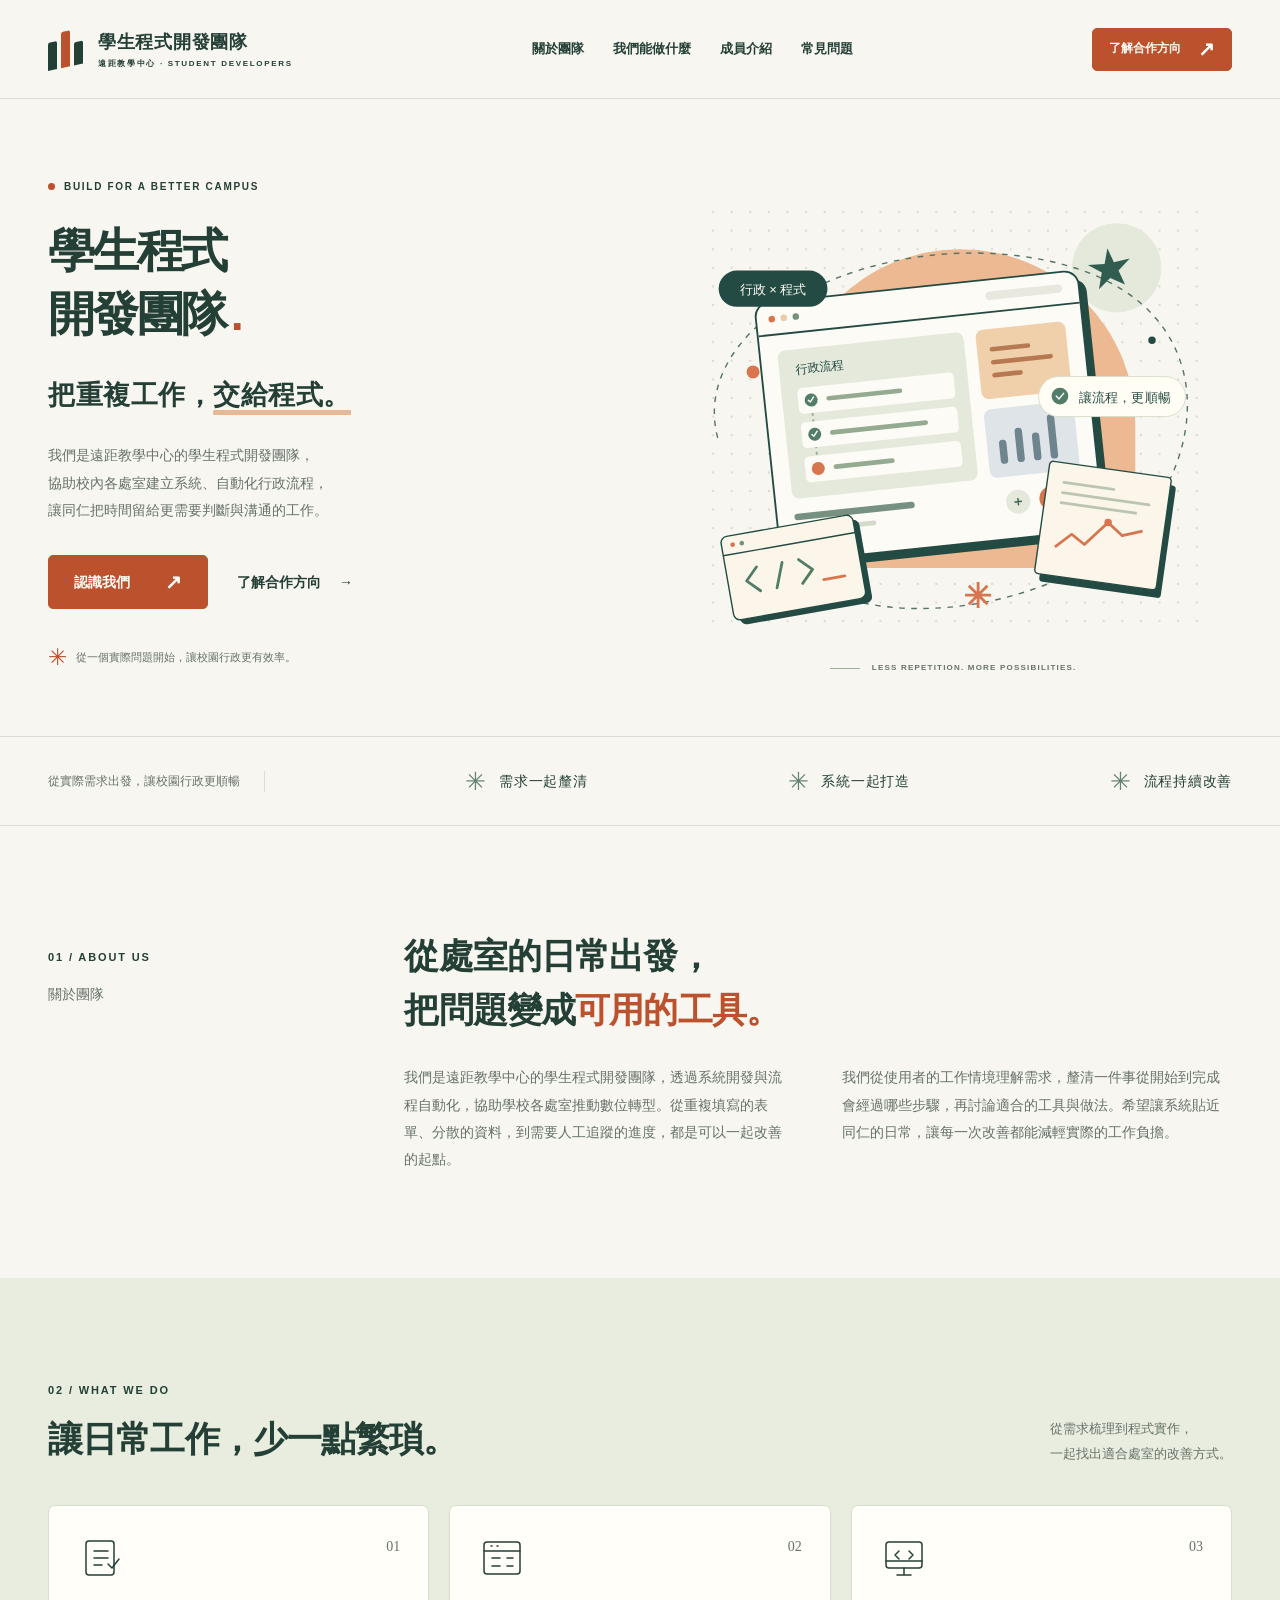
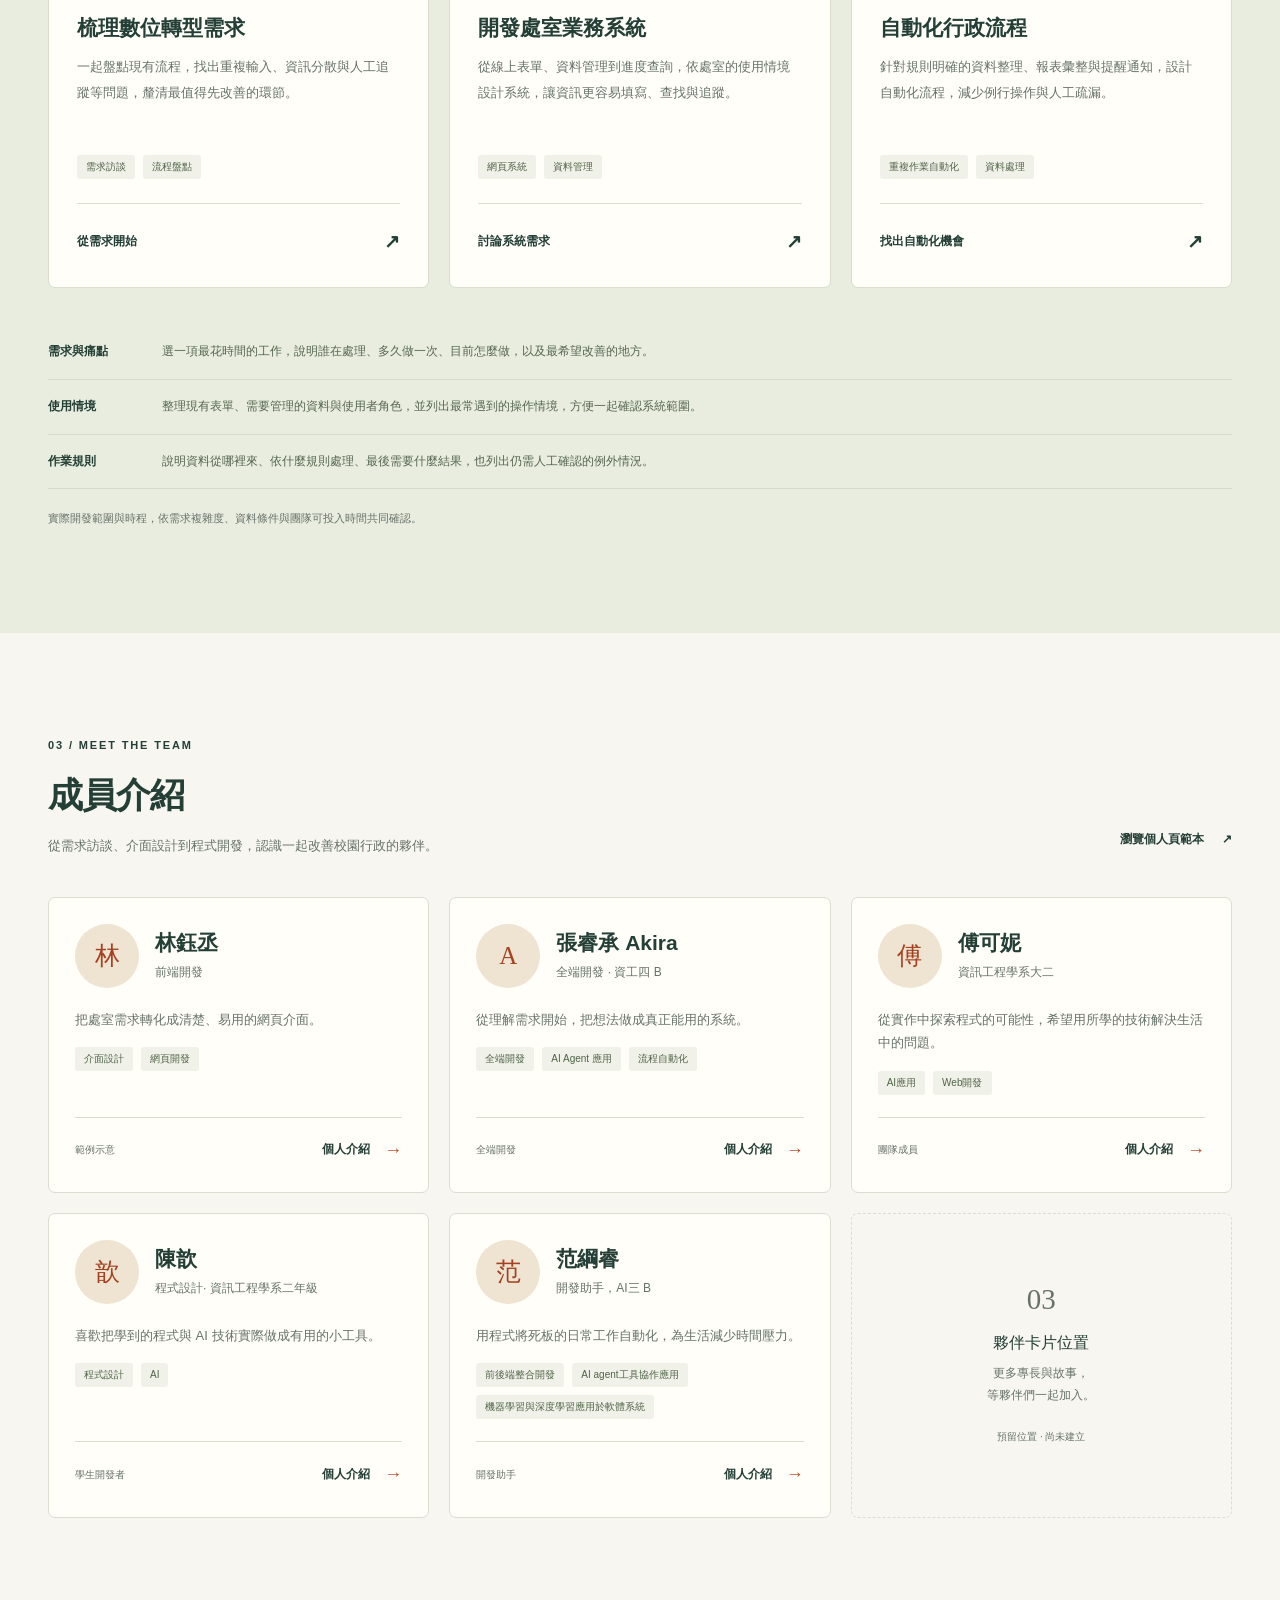
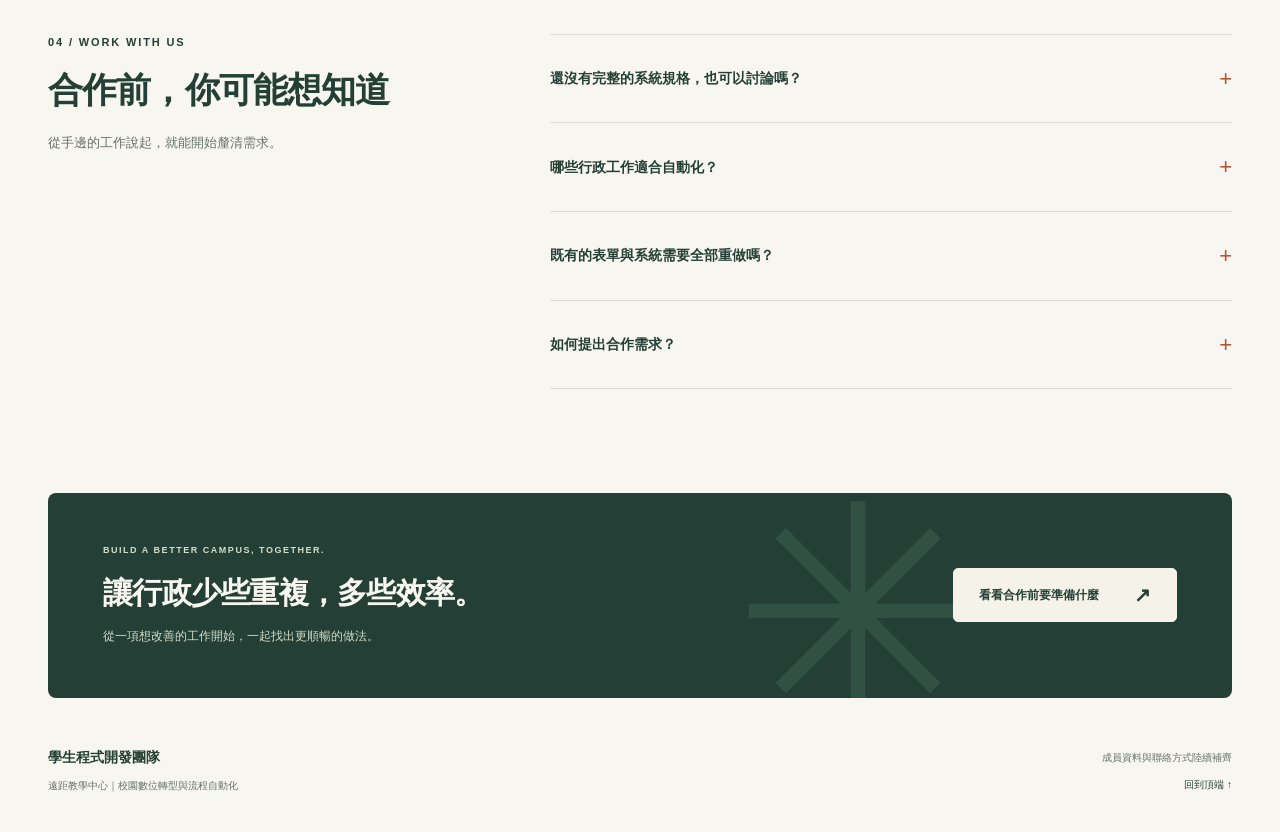
<file: index.html>
<!DOCTYPE html>
<html lang="zh-Hant">
<head>
  <meta charset="utf-8">
  <meta name="viewport" content="width=device-width, initial-scale=1">
  <meta name="description" content="遠距教學中心學生程式開發團隊，協助校內各處室推動數位轉型、建立業務系統與自動化行政流程，減少重複作業，提升工作效率。">
  <meta name="theme-color" content="#f7f6f0">
  <title>學生程式開發團隊｜遠距教學中心</title>
  <link rel="icon" href="assets/favicon.svg" type="image/svg+xml">
  <link rel="stylesheet" href="styles.css">
</head>
<body>
  <a class="skip-link" href="#main">跳至主要內容</a>
  <header class="site-header">
    <div class="container header-inner">
      <a class="brand" href="index.html" aria-label="學生程式開發團隊首頁">
        <span class="brand-mark" aria-hidden="true"><i></i><i></i><i></i></span>
        <span>學生程式開發團隊<small>遠距教學中心 · STUDENT DEVELOPERS</small></span>
      </a>
      <nav class="main-nav" aria-label="主要導覽">
        <a href="#about">關於團隊</a>
        <a href="#services">我們能做什麼</a>
        <a href="#team">成員介紹</a>
        <a href="#faq">常見問題</a>
      </nav>
      <a class="button button-small header-cta" href="#services">了解合作方向 <span aria-hidden="true">↗</span></a>
    </div>
  </header>

  <main id="main">
    <section class="hero container" aria-labelledby="hero-title">
      <div class="hero-copy">
        <p class="eyebrow"><span class="status-dot" aria-hidden="true"></span> BUILD FOR A BETTER CAMPUS</p>
        <h1 id="hero-title">學生程式<span>開發團隊<span class="title-dot">.</span></span></h1>
        <p class="hero-statement">把重複工作，<span class="underline-accent">交給程式。</span></p>
        <p class="hero-description">我們是遠距教學中心的學生程式開發團隊，<br class="desktop-break">協助校內各處室建立系統、自動化行政流程，<br class="desktop-break">讓同仁把時間留給更需要判斷與溝通的工作。</p>
        <div class="hero-actions">
          <a class="button" href="#about">認識我們 <span aria-hidden="true">↗</span></a>
          <a class="text-link" href="#services">了解合作方向 <span aria-hidden="true">→</span></a>
        </div>
        <div class="hero-note"><span class="small-orbit" aria-hidden="true">✳</span> 從一個實際問題開始，讓校園行政更有效率。</div>
      </div>
      <figure class="hero-art">
        <img src="assets/learning.svg" width="600" height="540" alt="以流程清單、程式視窗與資料報表呈現校園行政數位化的示意插畫">
        <figcaption><span class="art-caption-line"></span> LESS REPETITION. MORE POSSIBILITIES.</figcaption>
      </figure>
    </section>

    <div class="values-strip">
      <div class="container values-inner">
        <span class="values-intro">從實際需求出發，讓校園行政更順暢</span>
        <span><i aria-hidden="true">✳</i> 需求一起釐清</span>
        <span><i aria-hidden="true">✳</i> 系統一起打造</span>
        <span><i aria-hidden="true">✳</i> 流程持續改善</span>
      </div>
    </div>

    <section class="section container about-section" id="about" aria-labelledby="about-title">
      <div class="section-label"><span class="eyebrow">01 / ABOUT US</span><p>關於團隊</p></div>
      <div class="about-content">
        <h2 id="about-title">從處室的日常出發，<br>把問題變成<span class="serif-accent">可用的工具。</span></h2>
        <div class="about-columns">
          <p>我們是遠距教學中心的學生程式開發團隊，透過系統開發與流程自動化，協助學校各處室推動數位轉型。從重複填寫的表單、分散的資料，到需要人工追蹤的進度，都是可以一起改善的起點。</p>
          <p>我們從使用者的工作情境理解需求，釐清一件事從開始到完成會經過哪些步驟，再討論適合的工具與做法。希望讓系統貼近同仁的日常，讓每一次改善都能減輕實際的工作負擔。</p>
        </div>
      </div>
    </section>

    <section class="services-section" id="services" aria-labelledby="services-title">
      <div class="container section">
        <div class="section-heading">
          <div><p class="eyebrow">02 / WHAT WE DO</p><h2 id="services-title">讓日常工作，少一點繁瑣。</h2></div>
          <p class="section-description">從需求梳理到程式實作，<br>一起找出適合處室的改善方式。</p>
        </div>
        <div class="service-grid">
          <article class="service-card">
            <div class="service-card-top"><span class="service-icon" aria-hidden="true"><svg viewBox="0 0 48 48"><rect x="9" y="7" width="28" height="34" rx="3"/><path d="M17 17h14M17 24h14M17 31h8"/><path d="m31 30 4 4 7-9"/></svg></span><span class="card-number">01</span></div>
            <h3>梳理數位轉型需求</h3><p>一起盤點現有流程，找出重複輸入、資訊分散與人工追蹤等問題，釐清最值得先改善的環節。</p>
            <div class="tag-row"><span>需求訪談</span><span>流程盤點</span></div>
            <a class="card-link" href="#discovery-details">從需求開始 <span aria-hidden="true">↗</span></a>
          </article>
          <article class="service-card">
            <div class="service-card-top"><span class="service-icon" aria-hidden="true"><svg viewBox="0 0 48 48"><rect x="6" y="8" width="36" height="32" rx="3"/><path d="M6 17h36M13 12h1m5 0h1M14 24h8m-8 8h8M29 24h6m-6 8h6"/></svg></span><span class="card-number">02</span></div>
            <h3>開發處室業務系統</h3><p>從線上表單、資料管理到進度查詢，依處室的使用情境設計系統，讓資訊更容易填寫、查找與追蹤。</p>
            <div class="tag-row"><span>網頁系統</span><span>資料管理</span></div>
            <a class="card-link" href="#system-details">討論系統需求 <span aria-hidden="true">↗</span></a>
          </article>
          <article class="service-card">
            <div class="service-card-top"><span class="service-icon" aria-hidden="true"><svg viewBox="0 0 48 48"><rect x="6" y="8" width="36" height="26" rx="3"/><path d="M17 41h14M24 34v7M6 27h36M19 17l-4 4 4 4M29 17l4 4-4 4"/></svg></span><span class="card-number">03</span></div>
            <h3>自動化行政流程</h3><p>針對規則明確的資料整理、報表彙整與提醒通知，設計自動化流程，減少例行操作與人工疏漏。</p>
            <div class="tag-row"><span>重複作業自動化</span><span>資料處理</span></div>
            <a class="card-link" href="#automation-details">找出自動化機會 <span aria-hidden="true">↗</span></a>
          </article>
        </div>
        <div class="service-details" role="group" aria-label="合作前可以先準備">
          <article id="discovery-details"><span>需求與痛點</span><p>選一項最花時間的工作，說明誰在處理、多久做一次、目前怎麼做，以及最希望改善的地方。</p></article>
          <article id="system-details"><span>使用情境</span><p>整理現有表單、需要管理的資料與使用者角色，並列出最常遇到的操作情境，方便一起確認系統範圍。</p></article>
          <article id="automation-details"><span>作業規則</span><p>說明資料從哪裡來、依什麼規則處理、最後需要什麼結果，也列出仍需人工確認的例外情況。</p></article>
        </div>
        <p class="content-note">實際開發範圍與時程，依需求複雜度、資料條件與團隊可投入時間共同確認。</p>
      </div>
    </section>

    <section class="section container team-section" id="team" aria-labelledby="team-title">
      <div class="section-heading team-heading">
        <div><p class="eyebrow">03 / MEET THE TEAM</p><h2 id="team-title">成員介紹</h2><p class="section-description">從需求訪談、介面設計到程式開發，認識一起改善校園行政的夥伴。</p></div>
        <a class="text-link" href="members/template.html">瀏覽個人頁範本 <span aria-hidden="true">↗</span></a>
      </div>
      <ul class="member-grid" aria-label="學生程式開發團隊成員清單">
        <!-- 新增成員：複製這個 li，填入資料，將連結改為該成員的個人頁。 -->
        <li>
          <a class="member-card" href="members/chen-yu.html" aria-label="認識林鈺丞">
            <div class="member-card-header">
              <span class="member-avatar" aria-hidden="true">林</span>
              <div class="member-info"><h3>林鈺丞</h3><p>前端開發</p></div>
            </div>
            <p class="member-summary">把處室需求轉化成清楚、易用的網頁介面。</p>
            <div class="tag-row"><span>介面設計</span><span>網頁開發</span></div>
            <div class="member-card-footer"><span class="member-status">範例示意</span><span>個人介紹 <span aria-hidden="true">→</span></span></div>
          </a>
        </li>
        <li>
          <a class="member-card" href="members/Akira.html" aria-label="認識張睿承 Akira">
            <div class="member-card-header">
              <span class="member-avatar" aria-hidden="true">A</span>
              <div class="member-info"><h3>張睿承 Akira</h3><p>全端開發 · 資工四 B</p></div>
            </div>
            <p class="member-summary">從理解需求開始，把想法做成真正能用的系統。</p>
            <div class="tag-row"><span>全端開發</span><span>AI Agent 應用</span><span>流程自動化</span></div>
            <div class="member-card-footer"><span class="member-status">全端開發</span><span>個人介紹 <span aria-hidden="true">→</span></span></div>
          </a>
        </li>
        <li>
          <a class="member-card" href="members/keni.html" aria-label="認識傅可妮">
            <div class="member-card-header">
              <span class="member-avatar" aria-hidden="true">傅</span>
              <div class="member-info"><h3>傅可妮</h3><p>資訊工程學系大二</p></div>
            </div>
            <p class="member-summary">從實作中探索程式的可能性，希望用所學的技術解決生活中的問題。</p>
            <div class="tag-row"><span>AI應用</span><span>Web開發</span></div>
            <div class="member-card-footer"><span class="member-status">團隊成員</span><span>個人介紹 <span aria-hidden="true">→</span></span></div>
          </a>
        </li>
        <!-- 以下為版面預留位置，新增真實成員卡片時可替換或移除；清單會自動換行。 -->
        <li>
          <a class="member-card" href="members/chenhsin.html" aria-label="認識陳歆">
            <div class="member-card-header">
              <span class="member-avatar" aria-hidden="true">歆</span>
              <div class="member-info"><h3>陳歆</h3>
              <p>程式設計· 資訊工程學系二年級</p>
              </div>
            </div>
            <p class="member-summary">喜歡把學到的程式與 AI 技術實際做成有用的小工具。</p>
            <div class="tag-row"><span>程式設計</span><span>AI</span></div>
            <div class="member-card-footer">
              <span class="member-status">學生開發者</span>
              <span>個人介紹 <span aria-hidden="true">→</span></span>
            </div>
          </a>
        </li>
        <li>
          <a class="member-card" href="members/ray-fan.html" aria-label="認識范綱睿">
            <div class="member-card-header">
              <span class="member-avatar" aria-hidden="true">范</span>
              <div class="member-info"><h3>范綱睿</h3><p>開發助手，AI三 B</p></div>
            </div>
            <p class="member-summary">用程式將死板的日常工作自動化，為生活減少時間壓力。</p>
            <div class="tag-row"><span>前後端整合開發</span><span>AI agent工具協作應用</span><span>機器學習與深度學習應用於軟體系統</span></div>
            <div class="member-card-footer"><span class="member-status">開發助手</span><span>個人介紹 <span aria-hidden="true">→</span></span></div>
          </a>
        </li>
        <li>
          <div class="member-card member-card-placeholder">
            <span class="member-slot" aria-hidden="true">03</span>
            <h3>夥伴卡片位置</h3>
            <p>更多專長與故事，<br>等夥伴們一起加入。</p>
            <span class="member-placeholder-label">預留位置 · 尚未建立</span>
          </div>
        </li>
      </ul>
    </section>

    <section class="faq-section container section" id="faq" aria-labelledby="faq-title">
      <div><p class="eyebrow">04 / WORK WITH US</p><h2 id="faq-title">合作前，你可能想知道</h2><p class="section-description">從手邊的工作說起，就能開始釐清需求。</p></div>
      <div class="faq-list">
        <details><summary>還沒有完整的系統規格，也可以討論嗎？<span aria-hidden="true">+</span></summary><p>可以。先用熟悉的工作方式描述問題，例如「每週都要把三份表單整理成一張報表」。從目前的操作步驟、使用者與希望得到的結果開始，就能一起釐清需要改善什麼。</p></details>
        <details><summary>哪些行政工作適合自動化？<span aria-hidden="true">+</span></summary><p>經常重複、處理規則明確、資料來源穩定的工作，通常適合先評估，例如固定格式的資料彙整、報表產出或進度提醒。需要專業判斷或核准的環節，仍由承辦同仁決定。</p></details>
        <details><summary>既有的表單與系統需要全部重做嗎？<span aria-hidden="true">+</span></summary><p>可以先盤點現有工具與資料，評估能否沿用、調整操作方式，或補上一段自動化流程。優先改善最費時的環節，再依使用情況討論是否擴大開發範圍。</p></details>
        <details><summary>如何提出合作需求？<span aria-hidden="true">+</span></summary><p>可先整理所屬處室、目前的工作流程、遇到的困難與預期使用時間，作為討論的起點。團隊的正式聯絡方式尚待補上；本頁目前提供團隊介紹，尚未開放線上提交需求。</p></details>
      </div>
    </section>

    <section class="closing-section container" aria-labelledby="closing-title"><div><p class="eyebrow">BUILD A BETTER CAMPUS, TOGETHER.</p><h2 id="closing-title">讓行政少些重複，多些效率。</h2><p>從一項想改善的工作開始，一起找出更順暢的做法。</p></div><a class="button button-light" href="#faq">看看合作前要準備什麼 <span aria-hidden="true">↗</span></a><span class="closing-decoration" aria-hidden="true">✳</span></section>
  </main>

  <footer class="site-footer container"><div><a class="footer-name" href="index.html">學生程式開發團隊</a><p>遠距教學中心｜校園數位轉型與流程自動化</p></div><div class="footer-meta"><p>成員資料與聯絡方式陸續補齊</p><a href="#main">回到頂端 <span aria-hidden="true">↑</span></a></div></footer>
</body>
</html>
</file>
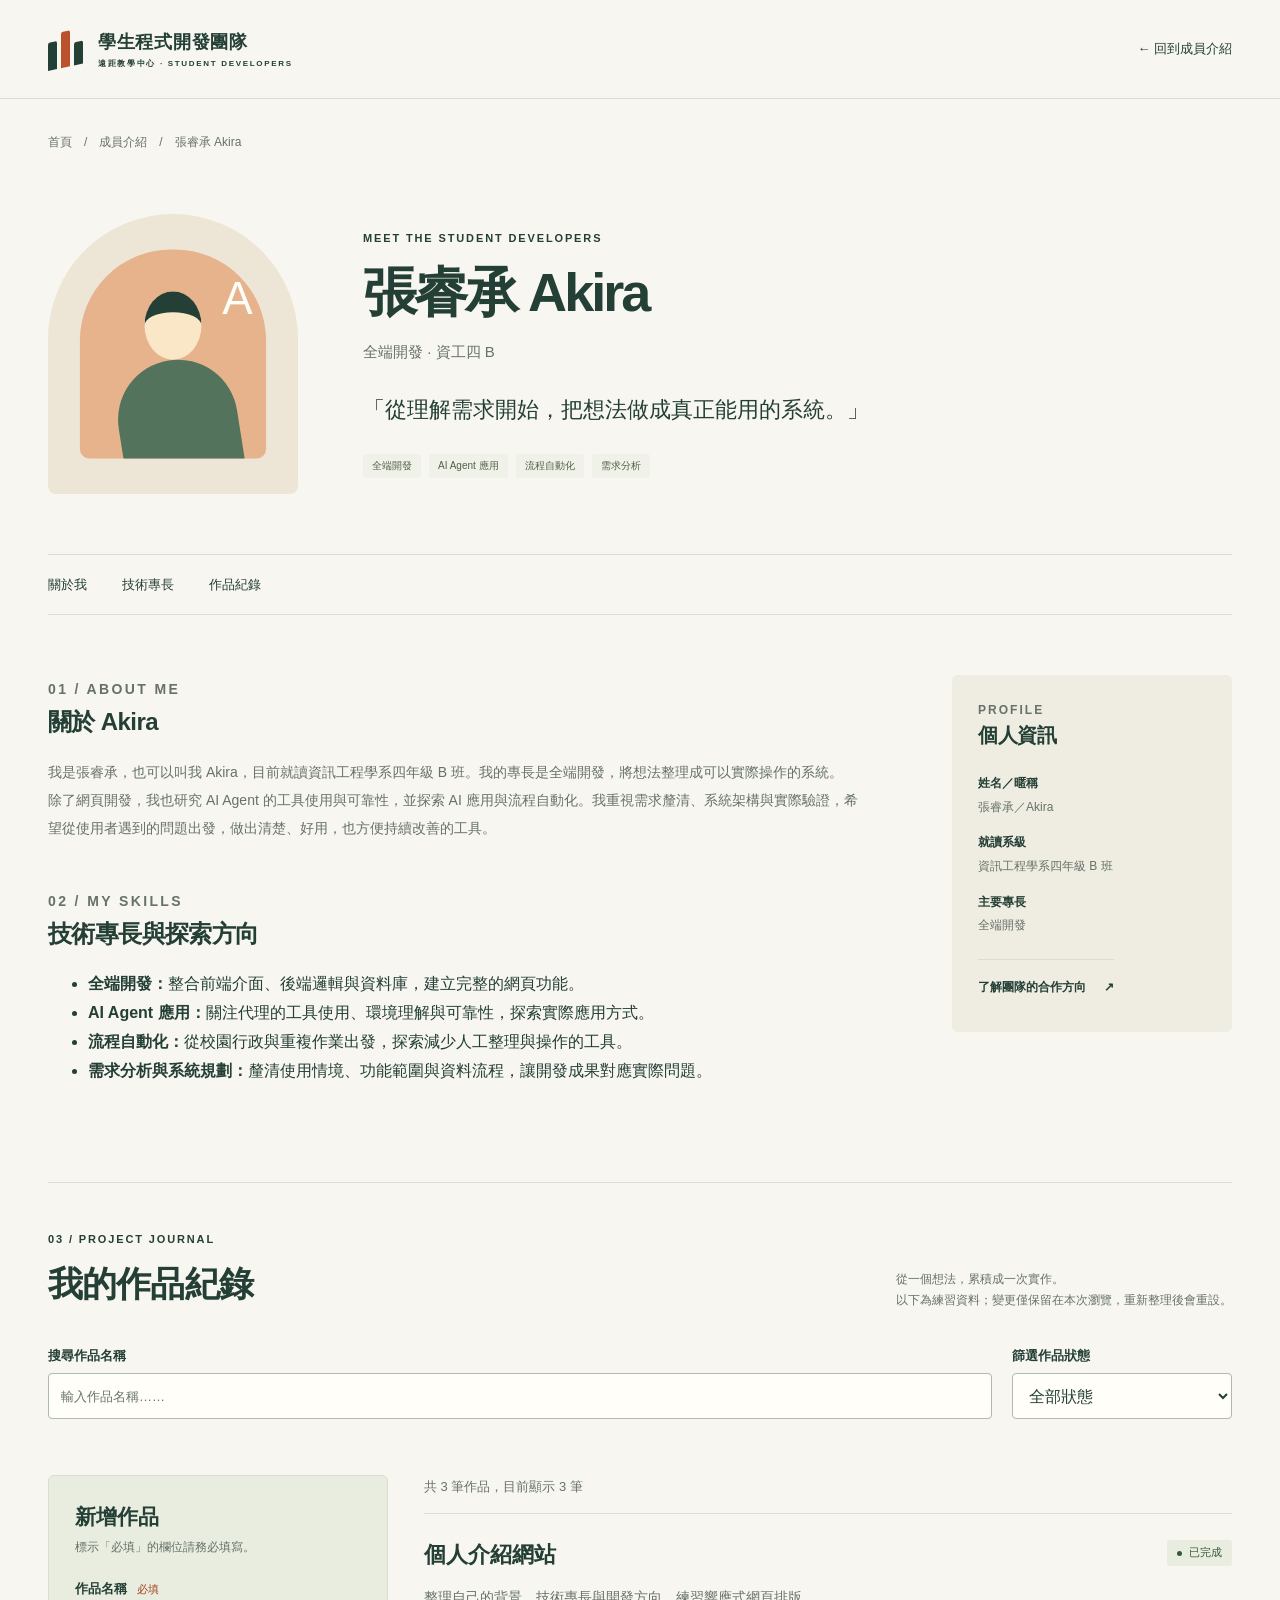
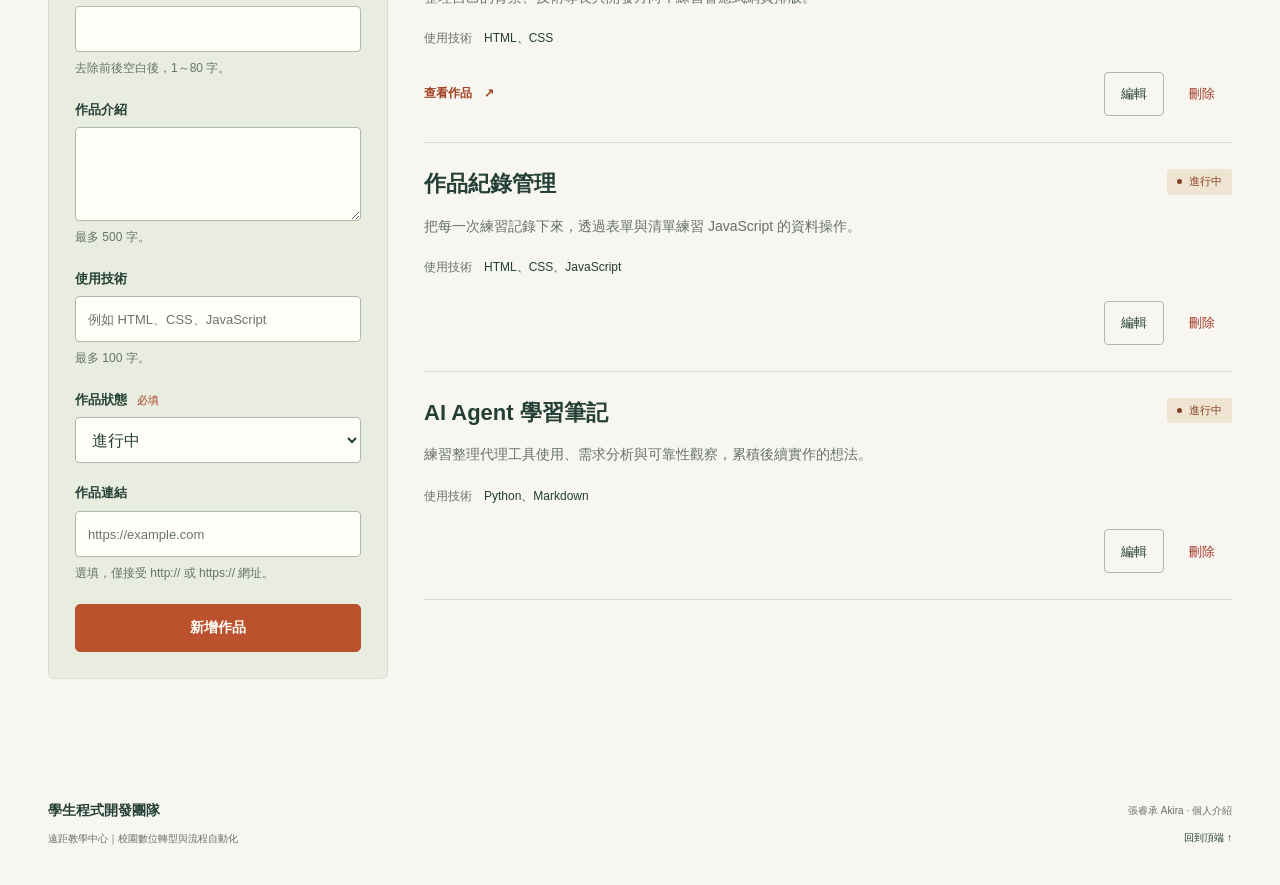
<file: members/Akira.html>
<!DOCTYPE html>
<html lang="zh-Hant">
<head>
  <meta charset="utf-8">
  <meta name="viewport" content="width=device-width, initial-scale=1">
  <meta name="description" content="張睿承（Akira），資訊工程學系四年級 B 班，專長為全端開發，關注 AI Agent 應用、流程自動化與需求分析。">
  <meta name="theme-color" content="#f7f6f0">
  <title>張睿承 Akira｜個人介紹｜學生程式開發團隊</title>
  <link rel="icon" href="../assets/favicon.svg" type="image/svg+xml">
  <link rel="stylesheet" href="../styles.css">
  <link rel="stylesheet" href="Akira.css">
  <script src="Akira.js" defer></script>
</head>
<body>
  <a class="skip-link" href="#main">跳至主要內容</a>
  <header class="site-header profile-header">
    <div class="container header-inner">
      <a class="brand" href="../index.html" aria-label="學生程式開發團隊首頁"><span class="brand-mark" aria-hidden="true"><i></i><i></i><i></i></span><span>學生程式開發團隊<small>遠距教學中心 · STUDENT DEVELOPERS</small></span></a>
      <a class="member-nav" href="../index.html#team"><span aria-hidden="true">←</span> 回到成員介紹</a>
    </div>
  </header>
  <main id="main" class="container">
    <nav class="breadcrumbs" aria-label="麵包屑"><a href="../index.html">首頁</a><span aria-hidden="true">/</span><a href="../index.html#team">成員介紹</a><span aria-hidden="true">/</span><span aria-current="page">張睿承 Akira</span></nav>
    <section class="profile-hero" aria-labelledby="member-name">
      <div class="profile-portrait" role="img" aria-label="張睿承（Akira）的示意頭像"><div class="avatar-illustration" aria-hidden="true"><span class="avatar-head"></span><span class="avatar-body"></span><span class="avatar-spark">A</span></div></div>
      <div class="profile-intro"><p class="eyebrow">MEET THE STUDENT DEVELOPERS</p><h1 id="member-name">張睿承 Akira</h1><p>全端開發 · 資工四 B</p><blockquote>「從理解需求開始，把想法做成真正能用的系統。」</blockquote><div class="tag-row"><span>全端開發</span><span>AI Agent 應用</span><span>流程自動化</span><span>需求分析</span></div></div>
    </section>
    <nav class="profile-section-nav" aria-label="個人頁章節"><a href="#bio">關於我</a><a href="#expertise">技術專長</a><a href="#projects">作品紀錄</a></nav>
    <div class="profile-body">
      <div class="profile-content">
        <section id="bio" aria-labelledby="bio-title"><p class="eyebrow">01 / ABOUT ME</p><h2 id="bio-title">關於 Akira</h2><p>我是張睿承，也可以叫我 Akira，目前就讀資訊工程學系四年級 B 班。我的專長是全端開發，將想法整理成可以實際操作的系統。</p><p>除了網頁開發，我也研究 AI Agent 的工具使用與可靠性，並探索 AI 應用與流程自動化。我重視需求釐清、系統架構與實際驗證，希望從使用者遇到的問題出發，做出清楚、好用，也方便持續改善的工具。</p></section>
        <section id="expertise" aria-labelledby="expertise-title"><p class="eyebrow">02 / MY SKILLS</p><h2 id="expertise-title">技術專長與探索方向</h2><ul><li><strong>全端開發：</strong>整合前端介面、後端邏輯與資料庫，建立完整的網頁功能。</li><li><strong>AI Agent 應用：</strong>關注代理的工具使用、環境理解與可靠性，探索實際應用方式。</li><li><strong>流程自動化：</strong>從校園行政與重複作業出發，探索減少人工整理與操作的工具。</li><li><strong>需求分析與系統規劃：</strong>釐清使用情境、功能範圍與資料流程，讓開發成果對應實際問題。</li></ul></section>
      </div>
      <aside class="profile-sidebar" aria-labelledby="profile-info-title"><p class="eyebrow">PROFILE</p><h2 id="profile-info-title">個人資訊</h2><dl><dt>姓名／暱稱</dt><dd>張睿承／Akira</dd><dt>就讀系級</dt><dd>資訊工程學系四年級 B 班</dd><dt>主要專長</dt><dd>全端開發</dd></dl><a class="text-link" href="../index.html#services">了解團隊的合作方向 <span aria-hidden="true">↗</span></a></aside>
    </div>
    <section id="projects" class="projects" aria-labelledby="projects-title">
      <div class="projects-heading">
        <div><p class="eyebrow">03 / PROJECT JOURNAL</p><h2 id="projects-title">我的作品紀錄</h2></div>
        <p class="projects-note">從一個想法，累積成一次實作。<br>以下為練習資料；變更僅保留在本次瀏覽，重新整理後會重設。</p>
      </div>
      <noscript><p>請啟用 JavaScript，以使用作品紀錄管理功能。</p></noscript>
      <div class="projects-toolbar">
        <div class="project-field">
          <label for="project-search">搜尋作品名稱</label>
          <input id="project-search" type="search" placeholder="輸入作品名稱……">
        </div>
        <div class="project-field">
          <label for="project-filter">篩選作品狀態</label>
          <select id="project-filter"><option value="all">全部狀態</option><option value="in_progress">進行中</option><option value="completed">已完成</option></select>
        </div>
      </div>
      <p id="project-message" class="project-message" role="status" aria-atomic="true"></p>
      <div class="projects-workspace">
        <form id="project-form" class="project-form" aria-labelledby="project-form-title" novalidate>
          <h3 id="project-form-title">新增作品</h3>
          <p class="project-form-note">標示「必填」的欄位請務必填寫。</p>
          <div class="project-field">
            <label for="project-name">作品名稱 <span>必填</span></label>
            <input id="project-name" name="name" type="text" maxlength="80" required aria-describedby="project-name-hint project-name-error">
            <p id="project-name-hint" class="project-hint">去除前後空白後，1～80 字。</p>
            <p id="project-name-error" class="project-error" hidden></p>
          </div>
          <div class="project-field">
            <label for="project-description">作品介紹</label>
            <textarea id="project-description" name="description" rows="3" maxlength="500" aria-describedby="project-description-hint project-description-error"></textarea>
            <p id="project-description-hint" class="project-hint">最多 500 字。</p>
            <p id="project-description-error" class="project-error" hidden></p>
          </div>
          <div class="project-field">
            <label for="project-technologies">使用技術</label>
            <input id="project-technologies" name="technologies" type="text" maxlength="100" placeholder="例如 HTML、CSS、JavaScript" aria-describedby="project-technologies-hint project-technologies-error">
            <p id="project-technologies-hint" class="project-hint">最多 100 字。</p>
            <p id="project-technologies-error" class="project-error" hidden></p>
          </div>
          <div class="project-field">
            <label for="project-status">作品狀態 <span>必填</span></label>
            <select id="project-status" name="status" required aria-describedby="project-status-error"><option value="in_progress">進行中</option><option value="completed">已完成</option></select>
            <p id="project-status-error" class="project-error" hidden></p>
          </div>
          <div class="project-field">
            <label for="project-url">作品連結</label>
            <input id="project-url" name="url" type="url" placeholder="https://example.com" aria-describedby="project-url-hint project-url-error">
            <p id="project-url-hint" class="project-hint">選填，僅接受 http:// 或 https:// 網址。</p>
            <p id="project-url-error" class="project-error" hidden></p>
          </div>
          <div class="project-form-actions">
            <button id="project-submit" class="button" type="submit">新增作品</button>
            <button id="project-cancel" class="project-secondary" type="button" hidden>取消編輯</button>
          </div>
        </form>
        <section class="project-results" aria-label="作品清單">
          <p id="project-count" class="project-count" role="status" aria-atomic="true"></p>
          <ul id="project-list" class="project-list"></ul>
          <p id="project-empty" class="project-empty" hidden></p>
        </section>
      </div>
      <template id="project-template">
        <li class="project-item">
          <article class="project-card">
            <div class="project-card-heading"><h3 class="project-name">作品名稱</h3><span class="project-badge"></span></div>
            <p class="project-description"></p>
            <p class="project-technologies"><strong>使用技術</strong><span></span></p>
            <div class="project-card-footer">
              <a class="text-link project-link" href="#projects" target="_blank" rel="noopener noreferrer">查看作品 <span aria-hidden="true">↗</span><span class="project-sr-only">（在新分頁開啟）</span></a>
              <div class="project-card-actions"><button class="project-secondary" type="button" data-action="edit">編輯</button><button class="project-delete" type="button" data-action="delete">刪除</button></div>
            </div>
          </article>
        </li>
      </template>
    </section>
  </main>
  <footer class="site-footer container"><div><a class="footer-name" href="../index.html">學生程式開發團隊</a><p>遠距教學中心｜校園數位轉型與流程自動化</p></div><div class="footer-meta"><p>張睿承 Akira · 個人介紹</p><a href="#main">回到頂端 <span aria-hidden="true">↑</span></a></div></footer>
</body>
</html>
</file>
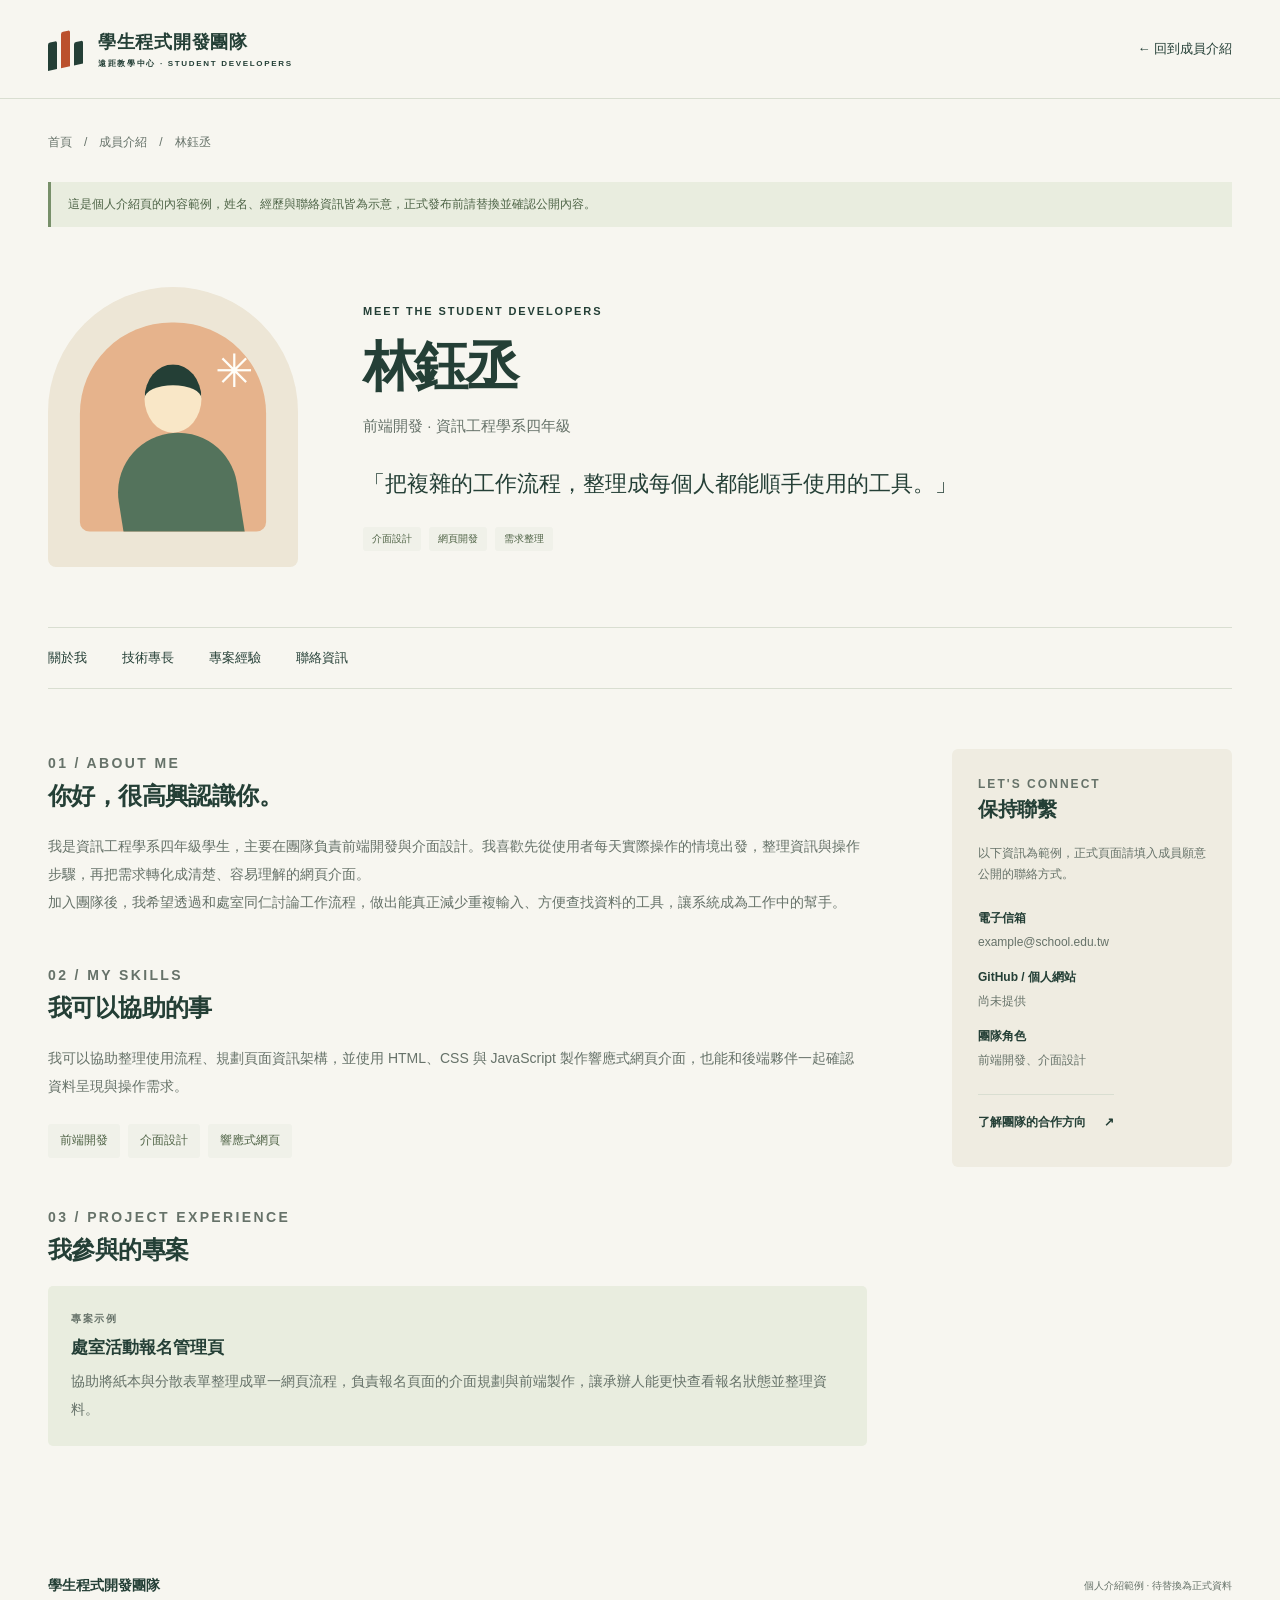
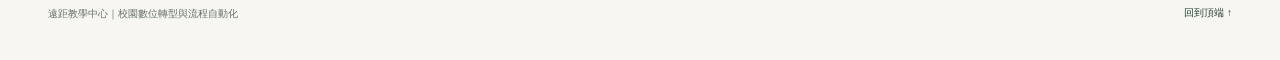
<file: members/chen-yu.html>
<!DOCTYPE html>
<html lang="zh-Hant">
<head>
  <meta charset="utf-8">
  <meta name="viewport" content="width=device-width, initial-scale=1">
  <meta name="description" content="林鈺丞的個人介紹：遠距教學中心學生程式開發團隊前端開發示例。">
  <meta name="theme-color" content="#f7f6f0">
  <title>林鈺丞｜成員介紹範例｜學生程式開發團隊</title>
  <link rel="icon" href="../assets/favicon.svg" type="image/svg+xml">
  <link rel="stylesheet" href="../styles.css">
</head>
<body>
  <a class="skip-link" href="#main">跳至主要內容</a>
  <header class="site-header profile-header">
    <div class="container header-inner">
      <a class="brand" href="../index.html" aria-label="學生程式開發團隊首頁"><span class="brand-mark" aria-hidden="true"><i></i><i></i><i></i></span><span>學生程式開發團隊<small>遠距教學中心 · STUDENT DEVELOPERS</small></span></a>
      <a class="member-nav" href="../index.html#team"><span aria-hidden="true">←</span> 回到成員介紹</a>
    </div>
  </header>
  <main id="main" class="container">
    <nav class="breadcrumbs" aria-label="麵包屑"><a href="../index.html">首頁</a><span aria-hidden="true">/</span><a href="../index.html#team">成員介紹</a><span aria-hidden="true">/</span><span aria-current="page">林鈺丞</span></nav>
    <p class="template-notice">這是個人介紹頁的內容範例，姓名、經歷與聯絡資訊皆為示意，正式發布前請替換並確認公開內容。</p>
    <section class="profile-hero" aria-labelledby="member-name">
      <div class="profile-portrait" role="img" aria-label="林鈺丞的示意頭像"><div class="avatar-illustration" aria-hidden="true"><span class="avatar-head"></span><span class="avatar-body"></span><span class="avatar-spark">✳</span></div></div>
      <div class="profile-intro"><p class="eyebrow">MEET THE STUDENT DEVELOPERS</p><h1 id="member-name">林鈺丞</h1><p>前端開發 · 資訊工程學系四年級</p><blockquote>「把複雜的工作流程，整理成每個人都能順手使用的工具。」</blockquote><div class="tag-row"><span>介面設計</span><span>網頁開發</span><span>需求整理</span></div></div>
    </section>
    <nav class="profile-section-nav" aria-label="個人頁章節"><a href="#bio">關於我</a><a href="#expertise">技術專長</a><a href="#work">專案經驗</a><a href="#contact">聯絡資訊</a></nav>
    <div class="profile-body">
      <div class="profile-content">
        <section id="bio" aria-labelledby="bio-title"><p class="eyebrow">01 / ABOUT ME</p><h2 id="bio-title">你好，很高興認識你。</h2><p>我是資訊工程學系四年級學生，主要在團隊負責前端開發與介面設計。我喜歡先從使用者每天實際操作的情境出發，整理資訊與操作步驟，再把需求轉化成清楚、容易理解的網頁介面。</p><p>加入團隊後，我希望透過和處室同仁討論工作流程，做出能真正減少重複輸入、方便查找資料的工具，讓系統成為工作中的幫手。</p></section>
        <section id="expertise" aria-labelledby="expertise-title"><p class="eyebrow">02 / MY SKILLS</p><h2 id="expertise-title">我可以協助的事</h2><p>我可以協助整理使用流程、規劃頁面資訊架構，並使用 HTML、CSS 與 JavaScript 製作響應式網頁介面，也能和後端夥伴一起確認資料呈現與操作需求。</p><div class="tag-row"><span>前端開發</span><span>介面設計</span><span>響應式網頁</span></div></section>
        <section id="work" aria-labelledby="work-title"><p class="eyebrow">03 / PROJECT EXPERIENCE</p><h2 id="work-title">我參與的專案</h2><article class="work-example"><p class="eyebrow">專案示例</p><h3>處室活動報名管理頁</h3><p>協助將紙本與分散表單整理成單一網頁流程，負責報名頁面的介面規劃與前端製作，讓承辦人能更快查看報名狀態並整理資料。</p></article></section>
      </div>
      <aside class="profile-sidebar" id="contact" aria-labelledby="contact-title"><p class="eyebrow">LET'S CONNECT</p><h2 id="contact-title">保持聯繫</h2><p>以下資訊為範例，正式頁面請填入成員願意公開的聯絡方式。</p><dl><dt>電子信箱</dt><dd>example@school.edu.tw</dd><dt>GitHub / 個人網站</dt><dd>尚未提供</dd><dt>團隊角色</dt><dd>前端開發、介面設計</dd></dl><a class="text-link" href="../index.html#services">了解團隊的合作方向 <span aria-hidden="true">↗</span></a></aside>
    </div>
  </main>
  <footer class="site-footer container"><div><a class="footer-name" href="../index.html">學生程式開發團隊</a><p>遠距教學中心｜校園數位轉型與流程自動化</p></div><div class="footer-meta"><p>個人介紹範例 · 待替換為正式資料</p><a href="#main">回到頂端 <span aria-hidden="true">↑</span></a></div></footer>
</body>
</html>
</file>
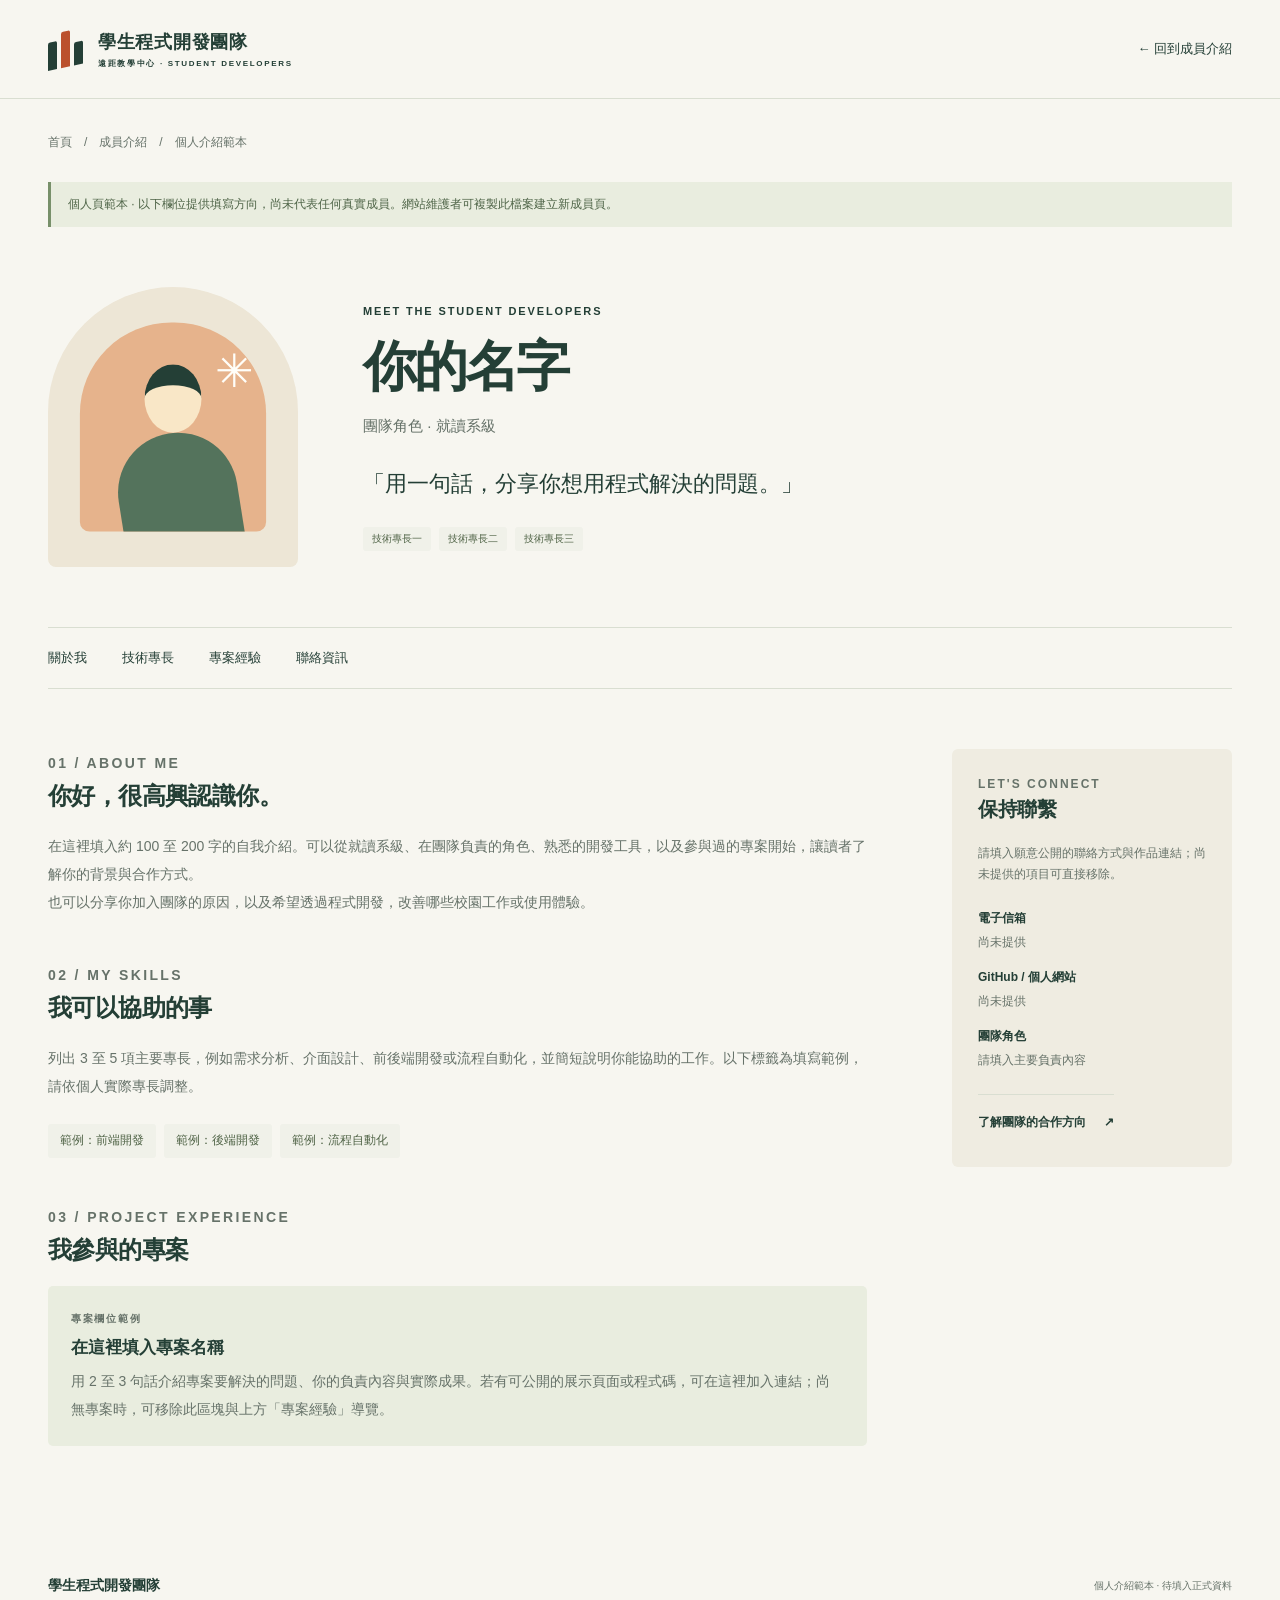
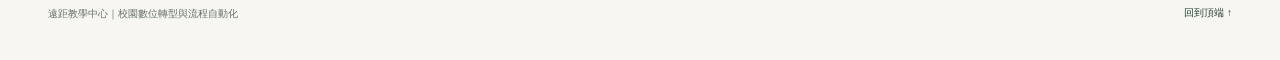
<file: members/template.html>
<!DOCTYPE html>
<html lang="zh-Hant">
<head>
  <meta charset="utf-8">
  <meta name="viewport" content="width=device-width, initial-scale=1">
  <!-- 新增成員時，請一起修改 title 與 description。 -->
  <meta name="description" content="遠距教學中心學生程式開發團隊的成員介紹範本：團隊角色、技術專長與專案經驗。尚未填入真實成員資訊。">
  <meta name="theme-color" content="#f7f6f0">
  <title>你的名字｜成員介紹範本｜學生程式開發團隊</title>
  <link rel="icon" href="../assets/favicon.svg" type="image/svg+xml">
  <link rel="stylesheet" href="../styles.css">
</head>
<body>
  <a class="skip-link" href="#main">跳至主要內容</a>
  <header class="site-header profile-header">
    <div class="container header-inner">
      <a class="brand" href="../index.html" aria-label="學生程式開發團隊首頁"><span class="brand-mark" aria-hidden="true"><i></i><i></i><i></i></span><span>學生程式開發團隊<small>遠距教學中心 · STUDENT DEVELOPERS</small></span></a>
      <a class="member-nav" href="../index.html#team"><span aria-hidden="true">←</span> 回到成員介紹</a>
    </div>
  </header>
  <main id="main" class="container">
    <nav class="breadcrumbs" aria-label="麵包屑"><a href="../index.html">首頁</a><span aria-hidden="true">/</span><a href="../index.html#team">成員介紹</a><span aria-hidden="true">/</span><span aria-current="page">個人介紹範本</span></nav>
    <!-- 完成真實資料後，移除此範本提示，並更新麵包屑。 -->
    <p class="template-notice">個人頁範本 · 以下欄位提供填寫方向，尚未代表任何真實成員。網站維護者可複製此檔案建立新成員頁。</p>
    <section class="profile-hero" aria-labelledby="member-name">
      <!-- 有照片時，以 img.profile-photo 替換此區塊。圖片路徑使用 ../assets/檔名.webp，並填入 alt。 -->
      <div class="profile-portrait" role="img" aria-label="個人照片預留位置，目前為示意頭像"><div class="avatar-illustration" aria-hidden="true"><span class="avatar-head"></span><span class="avatar-body"></span><span class="avatar-spark">✳</span></div></div>
      <div class="profile-intro"><p class="eyebrow">MEET THE STUDENT DEVELOPERS</p><h1 id="member-name">你的名字</h1><p>團隊角色 · 就讀系級</p><blockquote>「用一句話，分享你想用程式解決的問題。」</blockquote><div class="tag-row"><span>技術專長一</span><span>技術專長二</span><span>技術專長三</span></div></div>
    </section>
    <nav class="profile-section-nav" aria-label="個人頁章節"><a href="#bio">關於我</a><a href="#expertise">技術專長</a><a href="#work">專案經驗</a><a href="#contact">聯絡資訊</a></nav>
    <div class="profile-body">
      <div class="profile-content">
        <section id="bio" aria-labelledby="bio-title"><p class="eyebrow">01 / ABOUT ME</p><h2 id="bio-title">你好，很高興認識你。</h2><p>在這裡填入約 100 至 200 字的自我介紹。可以從就讀系級、在團隊負責的角色、熟悉的開發工具，以及參與過的專案開始，讓讀者了解你的背景與合作方式。</p><p>也可以分享你加入團隊的原因，以及希望透過程式開發，改善哪些校園工作或使用體驗。</p></section>
        <section id="expertise" aria-labelledby="expertise-title"><p class="eyebrow">02 / MY SKILLS</p><h2 id="expertise-title">我可以協助的事</h2><p>列出 3 至 5 項主要專長，例如需求分析、介面設計、前後端開發或流程自動化，並簡短說明你能協助的工作。以下標籤為填寫範例，請依個人實際專長調整。</p><div class="tag-row"><span>範例：前端開發</span><span>範例：後端開發</span><span>範例：流程自動化</span></div></section>
        <section id="work" aria-labelledby="work-title"><p class="eyebrow">03 / PROJECT EXPERIENCE</p><h2 id="work-title">我參與的專案</h2><article class="work-example"><p class="eyebrow">專案欄位範例</p><h3>在這裡填入專案名稱</h3><p>用 2 至 3 句話介紹專案要解決的問題、你的負責內容與實際成果。若有可公開的展示頁面或程式碼，可在這裡加入連結；尚無專案時，可移除此區塊與上方「專案經驗」導覽。</p></article></section>
      </div>
      <aside class="profile-sidebar" id="contact" aria-labelledby="contact-title"><p class="eyebrow">LET'S CONNECT</p><h2 id="contact-title">保持聯繫</h2><p>請填入願意公開的聯絡方式與作品連結；尚未提供的項目可直接移除。</p><dl><dt>電子信箱</dt><dd>尚未提供</dd><dt>GitHub / 個人網站</dt><dd>尚未提供</dd><dt>團隊角色</dt><dd>請填入主要負責內容</dd></dl><a class="text-link" href="../index.html#services">了解團隊的合作方向 <span aria-hidden="true">↗</span></a></aside>
    </div>
  </main>
  <footer class="site-footer container"><div><a class="footer-name" href="../index.html">學生程式開發團隊</a><p>遠距教學中心｜校園數位轉型與流程自動化</p></div><div class="footer-meta"><p>個人介紹範本 · 待填入正式資料</p><a href="#main">回到頂端 <span aria-hidden="true">↑</span></a></div></footer>
</body>
</html>
</file>
<file: styles.css>
/* Design system: warm paper, forest ink, terracotta accents; generous editorial spacing. */
:root {
  --paper: #f7f6f0;
  --white: #fffef9;
  --ink: #243f36;
  --muted: #667269;
  --orange: #bb512d;
  --orange-dark: #a34121;
  --line: #d9ded1;
  --sage: #e9eddf;
  --serif: "Noto Serif TC", "Songti TC", "PMingLiU", serif;
  --sans: "Noto Sans TC", "Microsoft JhengHei", "PingFang TC", sans-serif;
}

* { box-sizing: border-box; }
html { scroll-behavior: smooth; scroll-padding-top: 112px; }
body { margin: 0; color: var(--ink); background: var(--paper); font-family: var(--sans); font-size: 16px; line-height: 1.8; -webkit-font-smoothing: antialiased; }
a { color: inherit; text-decoration: none; }
button, input, textarea { font: inherit; }
img, svg { display: block; max-width: 100%; }
p, h1, h2, h3, figure { margin: 0; }
h1, h2, h3 { line-height: 1.4; }
::selection { background: #efd1af; color: var(--ink); }
:focus-visible { outline: 3px solid var(--orange); outline-offset: 6px; border-radius: 2px; }
.container { width: min(1240px, calc(100% - 96px)); margin-inline: auto; }
.section { padding-block: 104px; }
.eyebrow { font-family: var(--sans); font-size: 11px; font-weight: 700; letter-spacing: .17em; line-height: 1.6; }
.skip-link { position: fixed; top: 10px; left: 16px; z-index: 20; padding: 10px 20px; background: var(--ink); color: white; transform: translateY(-160%); }
.skip-link:focus { transform: translateY(0); }
.site-header { position: sticky; top: 0; z-index: 10; background: var(--paper); border-bottom: 1px solid var(--line); }
.header-inner { min-height: 98px; display: flex; align-items: center; justify-content: space-between; gap: 28px; }
.brand { display: inline-flex; align-items: center; gap: 13px; flex-shrink: 0; font-size: 18px; font-weight: 700; letter-spacing: .04em; line-height: 1.5; }
.brand small { display: block; font-size: 8px; letter-spacing: .21em; margin-top: 2px; }
.brand-mark { display: flex; gap: 4px; align-items: end; width: 37px; height: 36px; transform: skewY(-12deg); }
.brand-mark i { display: block; width: 9px; height: 28px; border-radius: 2px 2px 0 0; background: var(--ink); }
.brand-mark i:nth-child(2) { height: 36px; background: var(--orange); }
.brand-mark i:nth-child(3) { height: 23px; }
.main-nav { display: flex; align-items: center; gap: 29px; font-size: 13px; font-weight: 600; }
.main-nav a { padding-block: 12px; border-bottom: 1px solid transparent; transition: color .18s, border-color .18s; }
.main-nav a:hover { color: var(--orange); border-color: var(--orange); }
.button { display: inline-flex; align-items: center; justify-content: center; gap: 35px; min-height: 54px; padding: 13px 25px; border: 1px solid var(--orange); border-radius: 5px; background: var(--orange); color: var(--white); font-size: 14px; font-weight: 700; transition: background .18s, transform .18s; }
.button:hover { background: var(--orange-dark); border-color: var(--orange-dark); transform: translateY(-2px); }
.button:active { transform: translateY(0); }
.button > span { font-size: 20px; line-height: 1; }
.button-small { min-height: 43px; padding: 8px 16px; gap: 17px; font-size: 12px; }
.text-link { display: inline-flex; gap: 18px; align-items: center; font-size: 14px; font-weight: 700; padding-block: 8px; }
.text-link span { transition: transform .18s; }
.text-link:hover { color: var(--orange); }
.text-link:hover span { transform: translateX(4px); }
.hero { display: grid; grid-template-columns: 1.08fr 1fr; align-items: center; gap: 24px; padding-block: 74px 61px; }
.hero-copy > .eyebrow { display: flex; align-items: center; gap: 9px; margin-bottom: 25px; font-size: 10px; }
.status-dot { width: 7px; height: 7px; border-radius: 50%; background: var(--orange); }
h1 { font-size: clamp(32px, 3.65vw, 53px); font-weight: 700; letter-spacing: -.055em; line-height: 1.35; }
h1 > span { display: block; }
.title-dot { color: var(--orange); padding-left: 5px; }
.hero-statement { font-family: var(--serif); font-size: clamp(20px, 2.1vw, 28px); font-weight: 600; margin-top: 25px; letter-spacing: .02em; }
.underline-accent { text-decoration: underline; text-decoration-color: #e6b896; text-decoration-thickness: 5px; text-underline-offset: 6px; text-decoration-skip-ink: none; }
.hero-description { color: var(--muted); margin-top: 23px; line-height: 1.95; font-size: 14px; }
.hero-actions { display: flex; align-items: center; gap: 29px; margin-top: 31px; }
.hero-note { margin-top: 37px; display: flex; align-items: center; gap: 9px; font-size: 11px; color: var(--muted); }
.small-orbit { font-size: 23px; color: var(--orange); line-height: 1; }
.hero-art { position: relative; }
.hero-art img { width: 100%; height: auto; }
.hero-art figcaption { display: flex; align-items: center; justify-content: center; gap: 12px; margin-top: -14px; font-size: 8px; letter-spacing: .15em; font-weight: 600; color: var(--muted); }
.art-caption-line { height: 1px; width: 30px; background: #9cae98; }
.values-strip { border-block: 1px solid var(--line); }
.values-inner { display: flex; align-items: center; justify-content: space-between; gap: 22px; min-height: 88px; }
.values-inner > span { display: inline-flex; align-items: center; gap: 12px; font-size: 14px; letter-spacing: .05em; }
.values-inner .values-intro { font-size: 12px; color: var(--muted); letter-spacing: 0; padding-right: 24px; border-right: 1px solid var(--line); }
.values-inner i { font-size: 25px; font-style: normal; color: #658271; }
h2 { font-size: clamp(27px, 2.7vw, 37px); font-weight: 700; letter-spacing: -.025em; line-height: 1.55; }
.about-section { display: grid; grid-template-columns: 1fr 2.7fr; gap: 50px; }
.section-label { padding-top: 12px; }
.section-label p { margin-top: 11px; font-size: 14px; color: var(--muted); }
.serif-accent { font-family: var(--serif); color: var(--orange); }
.about-columns { display: grid; grid-template-columns: 1fr 1fr; gap: 48px; margin-top: 27px; font-size: 14px; line-height: 1.95; color: var(--muted); }
.services-section { background: var(--sage); }
.section-heading { display: flex; align-items: end; justify-content: space-between; gap: 32px; margin-bottom: 38px; }
.section-heading h2 { margin-top: 14px; }
.section-description { font-size: 13px; line-height: 1.9; color: var(--muted); }
.service-grid { display: grid; grid-template-columns: repeat(3, 1fr); gap: 20px; }
.service-card { padding: 28px; border: 1px solid #d7decd; border-radius: 7px; background: var(--white); transition: transform .2s, border-color .2s; }
.service-card:hover { transform: translateY(-4px); border-color: #92a58e; }
.service-card-top { display: flex; align-items: start; justify-content: space-between; margin-bottom: 26px; }
.service-icon { width: 53px; height: 53px; }
.service-icon svg { width: 48px; height: 48px; fill: none; stroke: var(--ink); stroke-width: 1.5; stroke-linecap: round; stroke-linejoin: round; }
.card-number { font-family: Georgia, serif; font-size: 14px; color: var(--muted); }
.service-card h3 { font-size: 21px; margin-bottom: 12px; }
.service-card > p { color: var(--muted); font-size: 13px; min-height: 77px; line-height: 1.95; }
.tag-row { display: flex; flex-wrap: wrap; gap: 8px; margin-top: 24px; }
.tag-row span { font-size: 10px; background: #f0f1e9; color: #506447; padding: 3px 9px; border-radius: 3px; }
.card-link { display: flex; align-items: center; justify-content: space-between; padding-top: 21px; margin-top: 24px; border-top: 1px solid var(--line); font-size: 12px; font-weight: 700; }
.card-link:hover { color: var(--orange); }
.card-link > span { font-size: 19px; }
.service-details { margin-top: 37px; }
.service-details article { display: grid; grid-template-columns: 90px 1fr; gap: 24px; padding: 16px 0; border-bottom: 1px solid #d4dcc9; font-size: 12px; scroll-margin-top: 16px; }
.service-details article > span { font-weight: 700; }
.service-details article p { color: #566650; }
.service-details article:target { background: #f8f8ee; outline: 2px solid #acba9c; outline-offset: 8px; }
.content-note { font-size: 11px; color: var(--muted); margin-top: 20px; }
.team-heading .section-description { margin-top: 12px; }
.team-heading > .text-link { flex-shrink: 0; font-size: 12px; }
.member-grid { display: grid; grid-template-columns: repeat(3, minmax(0, 1fr)); gap: 20px; list-style: none; margin: 0; padding: 0; }
.member-grid > li { min-width: 0; }
.member-card { display: flex; flex-direction: column; height: 100%; padding: 26px; border: 1px solid var(--line); border-radius: 7px; background: var(--white); overflow-wrap: anywhere; transition: transform .2s, border-color .2s; }
a.member-card:hover, a.member-card:focus-visible { border-color: var(--orange); transform: translateY(-3px); }
a.member-card:active { transform: translateY(0); }
.member-card-header { display: flex; align-items: center; gap: 16px; }
.member-avatar { display: grid; place-items: center; width: 64px; height: 64px; flex-shrink: 0; border-radius: 50%; background: #efe3d2; color: var(--orange-dark); font-family: var(--serif); font-size: 25px; object-fit: cover; }
.member-info { min-width: 0; }
.member-info h3 { font-size: 21px; }
.member-info p { margin-top: 5px; font-size: 12px; color: var(--muted); }
.member-summary { margin-top: 20px; color: var(--muted); font-size: 13px; }
.member-card .tag-row { margin-block: 16px 22px; }
.member-card-footer { display: flex; align-items: center; justify-content: space-between; flex-wrap: wrap; gap: 10px; margin-top: auto; padding-top: 16px; border-top: 1px solid var(--line); font-size: 12px; }
.member-status { color: var(--muted); font-size: 10px; }
.member-card-footer > span:last-child { display: inline-flex; align-items: center; gap: 14px; font-weight: 700; }
.member-card-footer > span:last-child > span { color: var(--orange); font-size: 18px; }
.member-card-placeholder { align-items: center; justify-content: center; border-style: dashed; background: transparent; text-align: center; }
.member-slot { font-family: Georgia, serif; font-size: 29px; color: var(--muted); line-height: 1; }
.member-card-placeholder h3 { margin-top: 18px; font-size: 16px; font-weight: 500; }
.member-card-placeholder p { margin-top: 9px; font-size: 12px; color: var(--muted); }
.member-placeholder-label { margin-top: 22px; color: var(--muted); font-size: 10px; }
.avatar-illustration { width: 98px; height: 110px; flex-shrink: 0; background: #e6b38c; border-radius: 48px 48px 5px 5px; position: relative; overflow: hidden; }
.avatar-head { position: absolute; top: 22px; left: 34px; width: 30px; height: 36px; border-radius: 50%; background: #f9e7c7; border-top: 11px solid var(--ink); }
.avatar-body { position: absolute; bottom: -10px; left: 20px; width: 63px; height: 62px; border-radius: 40px 40px 0 0; background: #54735c; transform: rotate(-9deg); }
.avatar-spark { position: absolute; right: 7px; top: 4px; font-size: 24px; color: var(--white); }
.faq-section { display: grid; grid-template-columns: 1fr 1.6fr; gap: 76px; padding-top: 12px; }
.faq-section h2 { margin-top: 13px; margin-bottom: 13px; }
.faq-list { border-top: 1px solid var(--line); }
.faq-list details { border-bottom: 1px solid var(--line); }
.faq-list summary { display: flex; align-items: center; justify-content: space-between; gap: 20px; list-style: none; padding: 24px 0; font-size: 14px; font-weight: 600; cursor: pointer; }
.faq-list summary::-webkit-details-marker { display: none; }
.faq-list summary > span { font-size: 22px; color: var(--orange); font-weight: 400; transition: transform .2s; }
.faq-list summary:hover { color: var(--orange); }
.faq-list details[open] summary > span { transform: rotate(45deg); }
.faq-list details > p { padding-bottom: 23px; padding-right: 28px; color: var(--muted); font-size: 13px; }
.faq-list details a { color: var(--orange); text-decoration: underline; text-underline-offset: 4px; }
.closing-section { position: relative; display: flex; align-items: center; justify-content: space-between; gap: 32px; overflow: hidden; padding: 50px 55px; background: var(--ink); border-radius: 8px; color: var(--paper); }
.closing-section .eyebrow { color: #d2deca; font-size: 9px; }
.closing-section h2 { margin-top: 12px; font-size: 30px; }
.closing-section p:last-child { font-size: 12px; color: #d2deca; margin-top: 10px; }
.closing-section > div, .closing-section .button { position: relative; z-index: 1; }
.button-light { background: #f5f3e9; color: var(--ink); border-color: #f5f3e9; font-size: 12px; }
.button-light:hover { background: #e4e9d6; border-color: #e4e9d6; }
.closing-decoration { position: absolute; right: 21%; bottom: -68px; line-height: 1; font-size: 300px; color: #315145; }
.site-footer { display: flex; justify-content: space-between; gap: 32px; padding-block: 45px 35px; }
.footer-name { font-size: 14px; font-weight: 700; }
.site-footer p { color: var(--muted); font-size: 10px; margin-top: 6px; }
.footer-meta { text-align: right; }
.footer-meta a { display: inline-block; font-size: 10px; margin-top: 9px; }
.footer-meta a:hover { color: var(--orange); }

/* Personal page: the same stylesheet is shared by every member. */
.member-nav { font-size: 13px; }
.member-nav:hover { color: var(--orange); }
.breadcrumbs { display: flex; flex-wrap: wrap; gap: 12px; font-size: 12px; color: var(--muted); padding-top: 33px; }
.breadcrumbs a:hover { color: var(--orange); }
.template-notice { background: var(--sage); border-left: 3px solid #78906a; padding: 12px 17px; margin-top: 28px; font-size: 12px; color: #4e6447; }
.profile-hero { display: grid; grid-template-columns: 250px 1fr; gap: 65px; align-items: center; padding-block: 60px; }
.profile-portrait { width: 250px; height: 280px; display: grid; place-items: center; background: #ede6d6; border-radius: 125px 125px 8px 8px; }
.profile-portrait .avatar-illustration { transform: scale(1.9); }
.profile-photo { display: block; width: 250px; height: 280px; object-fit: cover; border-radius: 125px 125px 8px 8px; }
.profile-intro h1 { font-size: 54px; margin-block: 9px; }
.profile-intro > p:not(.eyebrow) { color: var(--muted); font-size: 15px; }
.profile-intro blockquote { font-family: var(--serif); margin: 25px 0 0; font-size: 22px; }
.profile-section-nav { display: flex; gap: 35px; flex-wrap: wrap; padding-block: 18px; border-block: 1px solid var(--line); font-size: 13px; }
.profile-section-nav a:hover { color: var(--orange); }
.profile-body { display: grid; grid-template-columns: 1fr 280px; gap: 85px; padding-block: 60px 80px; }
.profile-content section + section { margin-top: 45px; }
.profile-content h2, .profile-sidebar h2 { font-size: 24px; margin-bottom: 18px; }
.profile-content p { color: var(--muted); font-size: 14px; line-height: 2; }
.profile-content .tag-row span { font-size: 12px; padding: 6px 12px; }
.work-example { padding: 23px; background: var(--sage); border-radius: 5px; }
.work-example h3 { font-size: 17px; margin-block: 7px; }
.work-example .eyebrow { font-size: 10px; }
.profile-sidebar { align-self: start; background: #efece1; padding: 26px; border-radius: 6px; }
.profile-sidebar h2 { font-size: 20px; }
.profile-sidebar p, .profile-sidebar dl { font-size: 12px; color: var(--muted); }
.profile-sidebar dl { margin: 22px 0; }
.profile-sidebar dt { color: var(--ink); font-weight: 700; margin-top: 14px; }
.profile-sidebar dd { margin: 2px 0 0; }
.profile-sidebar .text-link { font-size: 12px; border-top: 1px solid var(--line); padding-top: 17px; }

@media (min-width: 1440px) {
  .hero { padding-block: 86px 70px; }
  h1 { font-size: 56px; }
}
@media (max-width: 1100px) {
  .container { width: calc(100% - 64px); }
  .header-inner { gap: 22px; }
  .main-nav { gap: 20px; }
  .header-cta { display: none; }
  .hero { gap: 5px; padding-block: 55px; }
  h1 { font-size: clamp(31px, 4vw, 45px); }
  .hero-actions { gap: 20px; }
  .hero-actions .text-link { font-size: 12px; gap: 10px; }
  .values-inner { gap: 16px; }
  .values-inner .values-intro { max-width: 230px; padding-right: 17px; }
  .values-inner > span { font-size: 12px; gap: 8px; }
  .service-card { padding: 22px; }
  .member-grid { grid-template-columns: repeat(2, minmax(0, 1fr)); }
  .faq-section { gap: 45px; }
  .profile-body { gap: 40px; }
}
@media (max-width: 760px) {
  html { scroll-padding-top: 135px; }
  .container { width: calc(100% - 40px); }
  .section { padding-block: 64px; }
  .header-inner { min-height: 110px; flex-direction: column; justify-content: center; gap: 11px; padding-block: 14px 6px; }
  .brand { font-size: 17px; }
  .brand small { font-size: 7px; }
  .brand-mark { transform: skewY(-12deg) scale(.85); }
  .main-nav { width: 100%; justify-content: space-between; gap: 12px; font-size: 12px; }
  .main-nav a { padding-block: 5px 8px; }
  .hero { grid-template-columns: 1fr; gap: 28px; padding-block: 43px 30px; }
  .hero-copy > .eyebrow { font-size: 9px; letter-spacing: .13em; margin-bottom: 20px; }
  h1 { font-size: clamp(29px, 7.2vw, 48px); letter-spacing: -.035em; }
  .hero-statement { margin-top: 22px; font-size: 22px; }
  .hero-description { font-size: 13px; margin-top: 21px; }
  .hero-actions { margin-top: 25px; gap: 24px; }
  .hero-actions .button { min-height: 48px; padding: 10px 20px; gap: 26px; }
  .hero-note { margin-top: 28px; font-size: 10px; }
  .hero-art { width: min(100%, 440px); margin-inline: auto; }
  .hero-art figcaption { font-size: 7px; }
  .values-inner { flex-wrap: wrap; justify-content: space-between; gap: 10px; padding-block: 21px; }
  .values-inner .values-intro { max-width: none; width: 100%; border: 0; padding: 0 0 7px; font-size: 11px; }
  .values-inner > span { font-size: 11px; gap: 6px; }
  .values-inner i { font-size: 18px; }
  .about-section { grid-template-columns: 1fr; gap: 24px; }
  .section-label { padding: 0; display: flex; justify-content: space-between; align-items: center; }
  .section-label p { margin: 0; font-size: 12px; }
  h2 { font-size: 28px; }
  .about-columns { grid-template-columns: 1fr; gap: 17px; margin-top: 22px; font-size: 13px; }
  .section-heading { display: block; margin-bottom: 25px; }
  .section-heading h2 { font-size: 26px; }
  .section-heading .section-description { margin-top: 16px; }
  .section-heading .section-description br { display: none; }
  .service-grid { grid-template-columns: 1fr; gap: 16px; }
  .service-card { padding: 25px; }
  .service-card-top { margin-bottom: 19px; }
  .service-card > p { min-height: 0; }
  .tag-row { margin-top: 18px; }
  .card-link { margin-top: 20px; padding-top: 17px; }
  .service-details article { grid-template-columns: 1fr; gap: 5px; padding-block: 19px; }
  .content-note { font-size: 10px; }
  .team-heading > .text-link { margin-top: 14px; }
  .member-grid { grid-template-columns: 1fr; gap: 16px; }
  .member-card { padding: 22px; }
  .member-card-placeholder { min-height: 210px; }
  .faq-section { grid-template-columns: 1fr; gap: 25px; padding-top: 10px; }
  .faq-list summary { font-size: 13px; padding-block: 20px; }
  .closing-section { flex-direction: column; align-items: start; padding: 34px 25px; gap: 26px; }
  .closing-section h2 { font-size: 24px; }
  .closing-decoration { right: -22%; bottom: -25px; font-size: 240px; }
  .site-footer { flex-direction: column; gap: 20px; padding-block: 33px; }
  .footer-meta { text-align: left; display: flex; align-items: start; justify-content: space-between; gap: 20px; }
  .footer-meta a { margin-top: 6px; }
  .profile-header .header-inner { flex-direction: row; min-height: 85px; padding-block: 16px; justify-content: space-between; gap: 15px; }
  .profile-header .brand { font-size: 14px; gap: 8px; }
  .profile-header .brand small { font-size: 6px; }
  .member-nav { font-size: 11px; }
  .profile-hero { grid-template-columns: 1fr; gap: 35px; padding-block: 40px; }
  .profile-portrait, .profile-photo { width: 190px; height: 215px; }
  .profile-portrait .avatar-illustration { transform: scale(1.5); }
  .profile-intro h1 { font-size: 40px; }
  .profile-intro blockquote { font-size: 20px; }
  .profile-section-nav { gap: 22px; font-size: 12px; }
  .profile-body { grid-template-columns: 1fr; padding-block: 38px 50px; }
}
@media (max-width: 360px) {
  .container { width: calc(100% - 32px); }
  .hero-statement { font-size: 19px; }
  .hero-actions { gap: 15px; }
  .hero-actions .button { padding-inline: 15px; gap: 18px; }
  .hero-actions .text-link { font-size: 11px; gap: 6px; }
  .desktop-break { display: none; }
  .avatar-illustration { width: 82px; }
  .closing-section h2 { font-size: 22px; }
}
@media (prefers-reduced-motion: reduce) {
  html { scroll-behavior: auto; }
  *, *::before, *::after { transition: none !important; animation: none !important; }
}
@media print {
  .site-header, .skip-link, .hero-actions, .closing-section, .profile-section-nav { display: none; }
  .container { width: 100%; }
  body { background: white; color: black; }
  .section { padding-block: 28px; }
  .hero { padding-block: 20px; }
  .service-card, .member-card { break-inside: avoid; box-shadow: none; }
  .site-footer { padding-block: 20px; }
}
</file>
<file: members/Akira.css>
/* Personal project journal; shared styles stay in styles.css. */
.projects {
  padding-block: 48px 72px;
  border-top: 1px solid var(--line);
}

.projects [hidden] { display: none; }
.projects-heading { display: flex; justify-content: space-between; align-items: end; gap: 24px; }
.projects-heading h2 { margin-top: 10px; }
.projects-note, .project-form-note, .project-hint { color: var(--muted); font-size: 12px; }
.projects-toolbar { display: grid; grid-template-columns: 1fr 220px; gap: 20px; margin-top: 32px; }
.project-field { display: grid; gap: 6px; min-width: 0; }
.project-field label { font-size: 13px; font-weight: 700; }
.project-field label span { margin-left: 6px; color: var(--orange-dark); font-size: 11px; font-weight: 400; }

.project-field input, .project-field textarea, .project-field select {
  width: 100%;
  min-width: 0;
  min-height: 46px;
  padding: 10px 12px;
  border: 1px solid #aeb9ab;
  border-radius: 4px;
  background: var(--white);
  color: var(--ink);
  font: inherit;
  font-size: 16px;
  line-height: 1.5;
}

.project-field textarea { resize: vertical; }
.project-field input::placeholder { color: #68756a; font-size: 13px; }
.project-field [aria-invalid="true"] { border-color: #a43727; }
.project-field input:focus-visible, .project-field textarea:focus-visible, .project-field select:focus-visible { outline-offset: 2px; }
.project-message { min-height: 28px; margin-block: 14px; font-size: 14px; overflow-wrap: anywhere; }
.project-message[data-error="true"], .project-error { color: #a43727; }
.project-error { font-size: 12px; }
.projects-workspace { display: grid; grid-template-columns: 340px minmax(0, 1fr); align-items: start; gap: 36px; }
.project-form { display: grid; gap: 18px; padding: 26px; background: var(--sage); border: 1px solid var(--line); border-radius: 6px; }
.project-form h3 { font-size: 21px; }
.project-form-note { margin-top: -12px; }
.project-form-actions { display: flex; flex-wrap: wrap; gap: 10px; margin-top: 2px; }
.projects button { cursor: pointer; }
.project-form-actions .button { flex: 1; min-height: 46px; padding: 10px 16px; }
.project-count { padding-bottom: 15px; border-bottom: 1px solid var(--line); font-size: 13px; color: var(--muted); }
.project-list { list-style: none; padding: 0; margin: 0; }
.project-item { min-width: 0; }
.project-card { padding-block: 26px; border-bottom: 1px solid var(--line); overflow-wrap: anywhere; }
.project-card-heading { display: flex; flex-wrap: wrap; align-items: start; gap: 12px; }
.project-card-heading h3 { flex: 1; min-width: 120px; font-size: 22px; }
.project-badge { display: inline-flex; align-items: center; gap: 7px; flex-shrink: 0; padding: 3px 10px; border-radius: 3px; background: #efe3d2; color: #884023; font-size: 11px; }
.project-badge::before { content: ""; width: 5px; height: 5px; border-radius: 50%; background: currentColor; }
.project-badge[data-status="completed"] { color: #365939; background: var(--sage); }
.project-description { margin-top: 14px; color: var(--muted); font-size: 14px; white-space: pre-wrap; }
.project-technologies { display: flex; flex-wrap: wrap; gap: 6px 12px; margin-top: 18px; font-size: 12px; }
.project-technologies strong { flex-shrink: 0; font-weight: 500; color: var(--muted); }
.project-card-footer { display: flex; flex-wrap: wrap; align-items: center; justify-content: space-between; gap: 12px; margin-top: 22px; }
.project-link { color: var(--orange-dark); font-size: 12px; gap: 12px; min-height: 44px; }
.project-card-actions { display: flex; gap: 8px; margin-left: auto; }
.project-secondary, .project-delete { min-height: 44px; padding: 8px 16px; border: 1px solid #aeb9ab; border-radius: 4px; background: transparent; color: var(--ink); font: inherit; font-size: 13px; }
.project-secondary:hover { background: var(--white); border-color: var(--ink); }
.project-delete { color: #a43727; border-color: transparent; }
.project-delete:hover { border-color: #d5b1a5; background: #f7e9e3; }
.project-empty { margin-top: 24px; padding: 48px 20px; border: 1px dashed #aeb9ab; text-align: center; color: var(--muted); }
.project-sr-only { position: absolute; width: 1px; height: 1px; padding: 0; margin: -1px; overflow: hidden; clip-path: inset(50%); white-space: nowrap; }

@media (max-width: 1000px) {
  .projects-workspace { grid-template-columns: 300px minmax(0, 1fr); gap: 24px; }
  .project-form { padding: 20px; }
}

@media (max-width: 760px) {
  .projects { padding-block: 36px 48px; }
  .projects-heading { display: block; }
  .projects-note { margin-top: 12px; }
  .projects-toolbar { grid-template-columns: 1fr; gap: 14px; margin-top: 24px; }
  .projects-workspace { grid-template-columns: minmax(0, 1fr); gap: 30px; }
  .project-card-heading h3 { font-size: 20px; }
  .project-form { padding: 20px; }
}

@media print {
  .projects-toolbar, .project-form, .project-card-actions, .project-message { display: none; }
  .projects-workspace { display: block; }
  .project-card { break-inside: avoid; }
}
</file>
